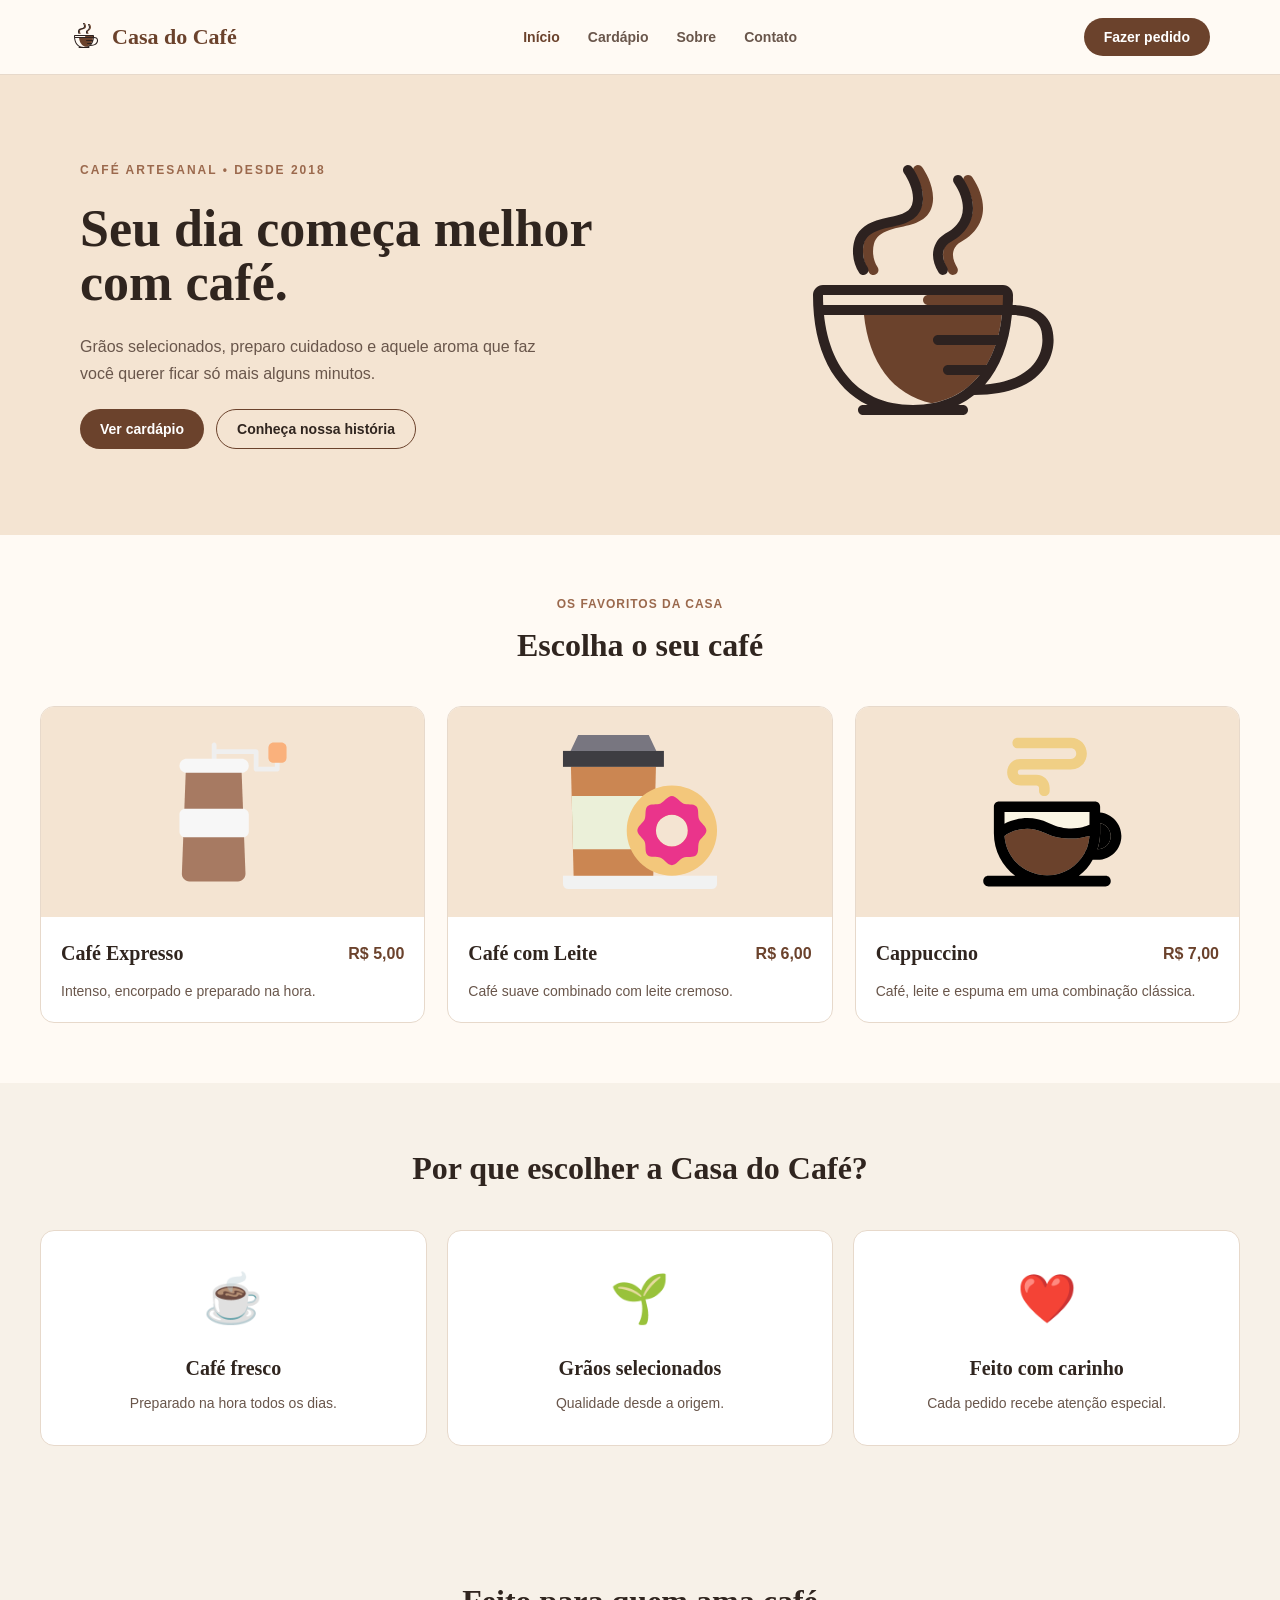
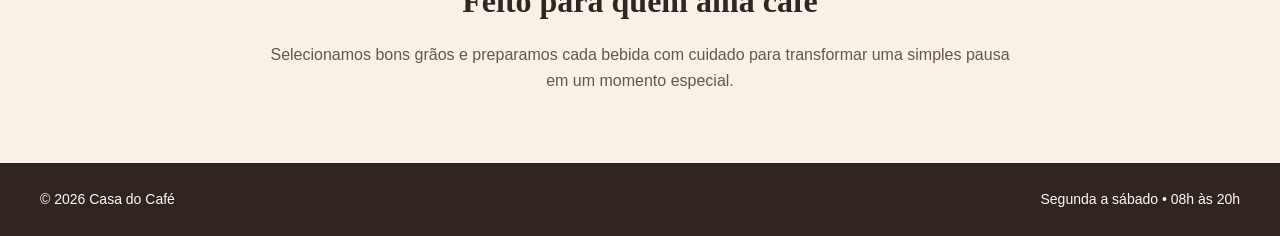
<file: Projezinho/index.html>
<!DOCTYPE html>
<html lang="pt-br">

<head>
    <meta charset="UTF-8">
    <meta name="viewport" content="width=device-width, initial-scale=1.0">

    <title>Casa do Café</title>

    <link rel="stylesheet" href="style.css">
</head>

<body>

    <!-- =========================
         HEADER
    ========================== -->

    <header>

        <div class="header-container">

            <div class="logo">
                <img src="images/logo.svg" alt="Logo da Casa do Café" class="logo-img">

                <span>Casa do Café</span>
            </div>


            <nav>
                <a href="index.html" class="inicio" aria-current="page">Início</a>
                <a href="pages/cardapio.html">Cardápio</a>
                <a href="pages/sobre.html">Sobre</a>
                <a href="pages/contato.html">Contato</a>
            </nav>


            <button class="pedido-button" onclick="window.location.href='pages/cardapio.html'">
                Fazer pedido
            </button>

        </div>

    </header>


    <!-- =========================
         CONTEÚDO PRINCIPAL
    ========================== -->

    <main>


        <!-- =========================
             HERO
        ========================== -->

        <section class="hero">

            <div class="hero-container">


                <!-- LADO ESQUERDO -->
                <div class="hero-content">

                    <p class="sub-hero">
                        CAFÉ ARTESANAL • DESDE 2018
                    </p>


                    <h1>
                        Seu dia começa melhor com café.
                    </h1>


                    <p class="hero-descricao">
                        Grãos selecionados, preparo cuidadoso
                        e aquele aroma que faz você querer ficar
                        só mais alguns minutos.
                    </p>


                    <div class="hero-buttons">

                        <button class="cardapio-button" onclick="window.location.href='pages/cardapio.html'">
                            Ver cardápio
                        </button>


                        <button class="sobre-button" onclick="window.location.href='pages/sobre.html'">
                            Conheça nossa história
                        </button>

                    </div>

                </div>


                <!-- LADO DIREITO -->
                <div class="hero-image">

                    <img src="images/logo.svg" alt="Xícara de café">

                </div>

            </div>

        </section>



        <!-- =========================
             PRODUTOS
        ========================== -->

        <section class="produtos" id="cardapio">

            <div class="produtos-container">


                <!-- TÍTULO DA SEÇÃO -->
                <div class="produtos-header">

                    <p class="sub-produtos">
                        OS FAVORITOS DA CASA
                    </p>


                    <h2>
                        Escolha o seu café
                    </h2>

                </div>


                <!-- GRID -->
                <div class="menu-grid">


                    <!-- CARD 1 -->
                    <article class="produto">

                        <div class="produto-imagem">

                            <img src="images/expresso.svg" alt="Café Expresso">

                        </div>


                        <div class="produto-info">

                            <div class="produto-header">

                                <h3>
                                    Café Expresso
                                </h3>

                                <p class="preco">
                                    R$ 5,00
                                </p>

                            </div>


                            <p class="descricao">
                                Intenso, encorpado e preparado na hora.
                            </p>

                        </div>

                    </article>



                    <!-- CARD 2 -->
                    <article class="produto">

                        <div class="produto-imagem">

                            <img src="images/cafe.svg" alt="Café com Leite">

                        </div>


                        <div class="produto-info">

                            <div class="produto-header">

                                <h3>
                                    Café com Leite
                                </h3>

                                <p class="preco">
                                    R$ 6,00
                                </p>

                            </div>


                            <p class="descricao">
                                Café suave combinado com leite cremoso.
                            </p>

                        </div>

                    </article>



                    <!-- CARD 3 -->
                    <article class="produto">

                        <div class="produto-imagem">

                            <img src="images/capuccino.svg" alt="Cappuccino">

                        </div>


                        <div class="produto-info">

                            <div class="produto-header">

                                <h3>
                                    Cappuccino
                                </h3>

                                <p class="preco">
                                    R$ 7,00
                                </p>

                            </div>


                            <p class="descricao">
                                Café, leite e espuma em uma
                                combinação clássica.
                            </p>

                        </div>

                    </article>

                </div>

            </div>

        </section>


        <!-- =========================
             BENEFÍCIOS
        ========================== -->
        <section class="beneficios">

            <h2>
                Por que escolher a Casa do Café?
            </h2>

            <div class="beneficios-grid">

                <article class="beneficio">

                    <div class="beneficio-icone">
                        ☕
                    </div>

                    <h3>
                        Café fresco
                    </h3>

                    <p>
                        Preparado na hora todos os dias.
                    </p>

                </article>


                <article class="beneficio">

                    <div class="beneficio-icone">
                        🌱
                    </div>

                    <h3>
                        Grãos selecionados
                    </h3>

                    <p>
                        Qualidade desde a origem.
                    </p>

                </article>


                <article class="beneficio">

                    <div class="beneficio-icone">
                        ❤️
                    </div>

                    <h3>
                        Feito com carinho
                    </h3>

                    <p>
                        Cada pedido recebe atenção especial.
                    </p>

                </article>

            </div>

        </section>

        <!-- =========================
             SOBRE
        ========================== -->

        <section class="sobre" id="sobre">

            <h2>
                Feito para quem ama café
            </h2>

            <p>
                Selecionamos bons grãos e preparamos cada bebida
                com cuidado para transformar uma simples pausa
                em um momento especial.
            </p>

        </section>

    </main>



    <!-- =========================
         FOOTER
    ========================== -->

    <footer id="contato">

        <p>
            © 2026 Casa do Café
        </p>

        <p>
            Segunda a sábado • 08h às 20h
        </p>

    </footer>

</body>

</html>
</file>
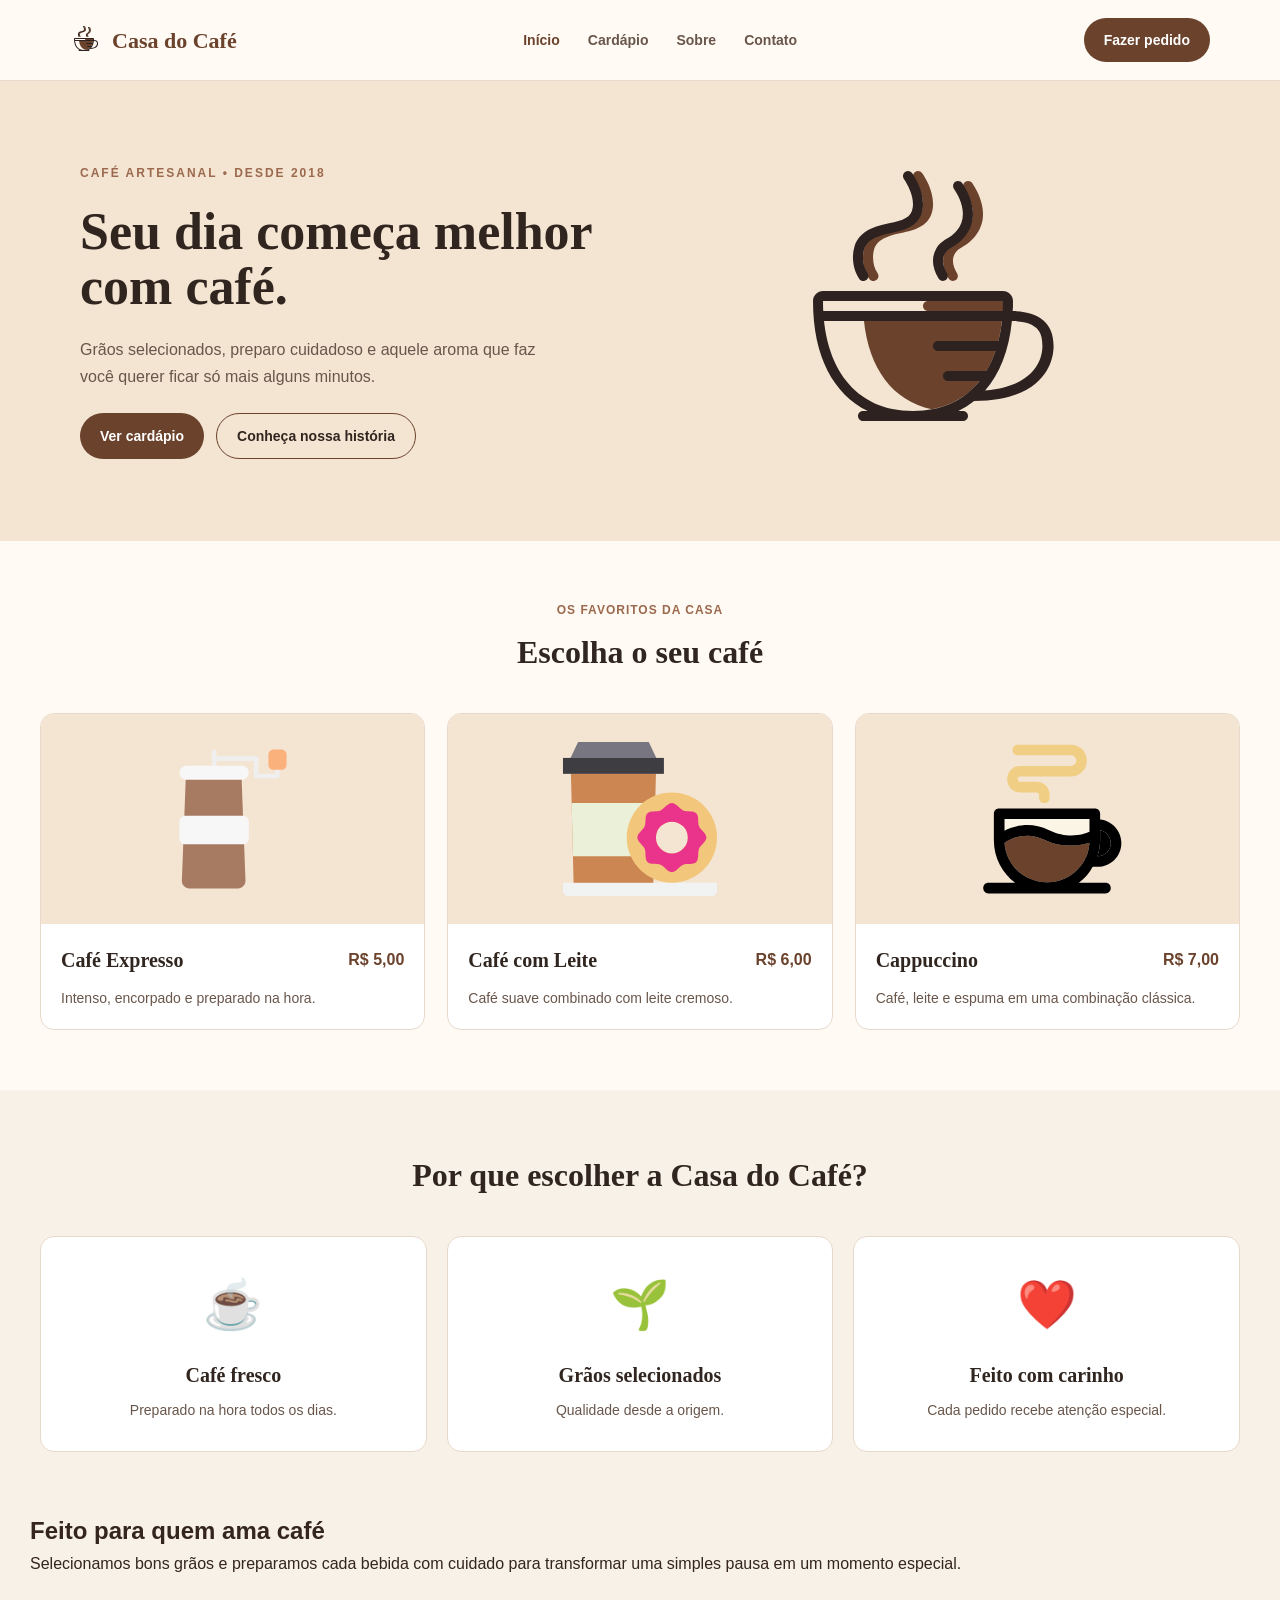
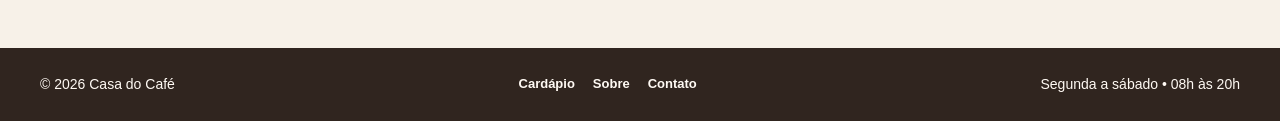
<file: Projezinho/CasaDoCafé/index.html>
<!DOCTYPE html>
<html lang="pt-BR">

<head>
    <meta charset="UTF-8">
    <meta name="viewport" content="width=device-width, initial-scale=1.0">

    <title>Casa do Café</title>

    <link rel="stylesheet" href="style.css">
</head>

<body>

    <!-- =========================
         HEADER
    ========================== -->

    <header>

        <div class="header-container">

            <div class="logo">
                <img src="images/logo.svg" alt="Logo da Casa do Café" class="logo-img">

                <span>Casa do Café</span>
            </div>


            <nav>
                <a href="index.html" class="inicio" aria-current="page">Início</a>
                <a href="pages/cardapio.html">Cardápio</a>
                <a href="pages/sobre.html">Sobre</a>
                <a href="pages/contato.html">Contato</a>
            </nav>


            <a class="pedido-button button-link" href="pages/cardapio.html">
                Fazer pedido
            </a>

        </div>

    </header>


    <!-- =========================
         CONTEÚDO PRINCIPAL
    ========================== -->

    <main>


        <!-- =========================
             HERO
        ========================== -->

        <section class="hero">

            <div class="hero-container">


                <!-- LADO ESQUERDO -->
                <div class="hero-content">

                    <p class="sub-hero">
                        CAFÉ ARTESANAL • DESDE 2018
                    </p>


                    <h1>
                        Seu dia começa melhor com café.
                    </h1>


                    <p class="hero-descricao">
                        Grãos selecionados, preparo cuidadoso
                        e aquele aroma que faz você querer ficar
                        só mais alguns minutos.
                    </p>


                    <div class="hero-buttons">

                        <a class="cardapio-button button-link" href="pages/cardapio.html">
                            Ver cardápio
                        </a>


                        <a class="sobre-button button-link" href="pages/sobre.html">
                            Conheça nossa história
                        </a>

                    </div>

                </div>


                <!-- LADO DIREITO -->
                <div class="hero-image">

                    <img src="images/logo.svg" alt="Xícara de café">

                </div>

            </div>

        </section>



        <!-- =========================
             PRODUTOS
        ========================== -->

        <section class="produtos" id="cardapio">

            <div class="produtos-container">


                <!-- TÍTULO DA SEÇÃO -->
                <div class="produtos-header">

                    <p class="sub-produtos">
                        OS FAVORITOS DA CASA
                    </p>


                    <h2>
                        Escolha o seu café
                    </h2>

                </div>


                <!-- GRID -->
                <div class="menu-grid">


                    <!-- CARD 1 -->
                    <article class="produto">

                        <div class="produto-imagem">

                            <img src="images/expresso.svg" alt="Café Expresso">

                        </div>


                        <div class="produto-info">

                            <div class="produto-header">

                                <h3>
                                    Café Expresso
                                </h3>

                                <p class="preco">
                                    R$ 5,00
                                </p>

                            </div>


                            <p class="descricao">
                                Intenso, encorpado e preparado na hora.
                            </p>

                        </div>

                    </article>



                    <!-- CARD 2 -->
                    <article class="produto">

                        <div class="produto-imagem">

                            <img src="images/cafe.svg" alt="Café com Leite">

                        </div>


                        <div class="produto-info">

                            <div class="produto-header">

                                <h3>
                                    Café com Leite
                                </h3>

                                <p class="preco">
                                    R$ 6,00
                                </p>

                            </div>


                            <p class="descricao">
                                Café suave combinado com leite cremoso.
                            </p>

                        </div>

                    </article>



                    <!-- CARD 3 -->
                    <article class="produto">

                        <div class="produto-imagem">

                            <img src="images/capuccino.svg" alt="Cappuccino">

                        </div>


                        <div class="produto-info">

                            <div class="produto-header">

                                <h3>
                                    Cappuccino
                                </h3>

                                <p class="preco">
                                    R$ 7,00
                                </p>

                            </div>


                            <p class="descricao">
                                Café, leite e espuma em uma
                                combinação clássica.
                            </p>

                        </div>

                    </article>

                </div>

            </div>

        </section>


        <!-- =========================
             BENEFÍCIOS
        ========================== -->
        <section class="beneficios">

            <h2>
                Por que escolher a Casa do Café?
            </h2>

            <div class="beneficios-grid">

                <article class="beneficio">

                    <div class="beneficio-icone">
                        ☕
                    </div>

                    <h3>
                        Café fresco
                    </h3>

                    <p>
                        Preparado na hora todos os dias.
                    </p>

                </article>


                <article class="beneficio">

                    <div class="beneficio-icone">
                        🌱
                    </div>

                    <h3>
                        Grãos selecionados
                    </h3>

                    <p>
                        Qualidade desde a origem.
                    </p>

                </article>


                <article class="beneficio">

                    <div class="beneficio-icone">
                        ❤️
                    </div>

                    <h3>
                        Feito com carinho
                    </h3>

                    <p>
                        Cada pedido recebe atenção especial.
                    </p>

                </article>

            </div>

        </section>

        <!-- =========================
             SOBRE
        ========================== -->

        <section class="sobre" id="sobre">

            <h2>
                Feito para quem ama café
            </h2>

            <p>
                Selecionamos bons grãos e preparamos cada bebida
                com cuidado para transformar uma simples pausa
                em um momento especial.
            </p>

        </section>

    </main>



    <!-- =========================
         FOOTER
    ========================== -->

    <footer>

        <p>
            © 2026 Casa do Café
        </p>

        <nav aria-label="Links do rodapé">
            <a href="pages/cardapio.html">Cardápio</a>
            <a href="pages/sobre.html">Sobre</a>
            <a href="pages/contato.html">Contato</a>
        </nav>

        <p>
            Segunda a sábado • 08h às 20h
        </p>

    </footer>

</body>

</html>
</file>
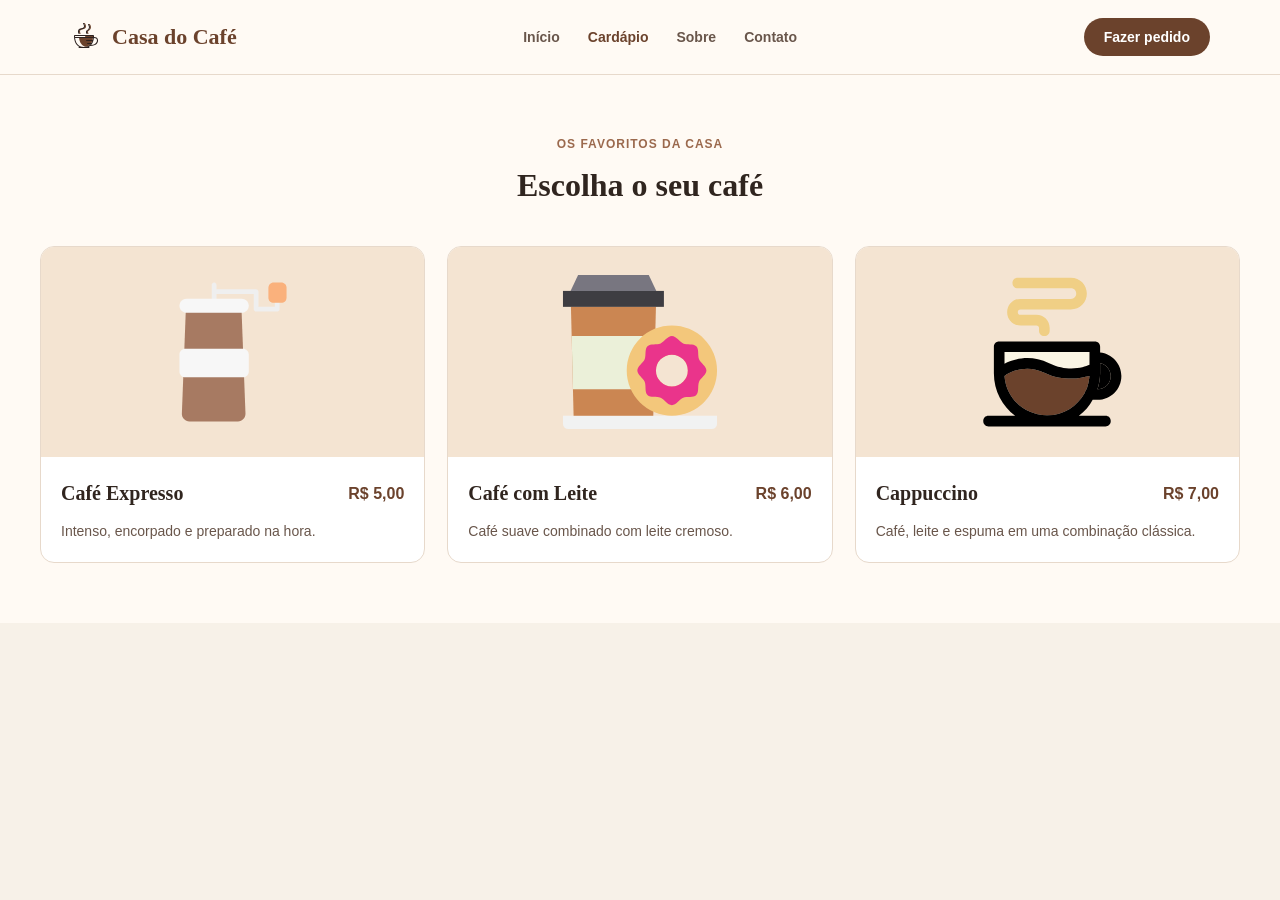
<file: Projezinho/pages/cardapio.html>
<!DOCTYPE html>
<html lang="pt-BR">

<head>
    <meta charset="UTF-8">
    <meta name="viewport" content="width=device-width, initial-scale=1.0">
    <title>Cardápio | Casa do Café</title>
    <link rel="stylesheet" href="../style.css">
</head>

<body>

    <!-- =========================
         HEADER
    ========================== -->

    <header>

        <div class="header-container">

            <div class="logo">
                <img src="../images/logo.svg" alt="Logo da Casa do Café" class="logo-img">

                <span>Casa do Café</span>
            </div>


            <nav>
                <a href="../index.html">Início</a>
                <a href="cardapio.html" aria-current="page">Cardápio</a>
                <a href="sobre.html">Sobre</a>
                <a href="contato.html">Contato</a>
            </nav>


            <button class="pedido-button" onclick="window.location.href='cardapio.html'">
                Fazer pedido
            </button>

        </div>

    </header>
    <!-- =========================
             PRODUTOS
        ========================== -->

    <section class="produtos" id="cardapio">

        <div class="produtos-container">


            <!-- TÍTULO DA SEÇÃO -->
            <div class="produtos-header">

                <p class="sub-produtos">
                    OS FAVORITOS DA CASA
                </p>


                <h2>
                    Escolha o seu café
                </h2>

            </div>


            <!-- GRID -->
            <div class="menu-grid">


                <!-- CARD 1 -->
                <article class="produto">

                    <div class="produto-imagem">

                        <img src="../images/expresso.svg" alt="Café Expresso">

                    </div>


                    <div class="produto-info">

                        <div class="produto-header">

                            <h3>
                                Café Expresso
                            </h3>

                            <p class="preco">
                                R$ 5,00
                            </p>

                        </div>


                        <p class="descricao">
                            Intenso, encorpado e preparado na hora.
                        </p>

                    </div>

                </article>



                <!-- CARD 2 -->
                <article class="produto">

                    <div class="produto-imagem">

                        <img src="../images/cafe.svg" alt="Café com Leite">

                    </div>


                    <div class="produto-info">

                        <div class="produto-header">

                            <h3>
                                Café com Leite
                            </h3>

                            <p class="preco">
                                R$ 6,00
                            </p>

                        </div>


                        <p class="descricao">
                            Café suave combinado com leite cremoso.
                        </p>

                    </div>

                </article>



                <!-- CARD 3 -->
                <article class="produto">

                    <div class="produto-imagem">

                        <img src="../images/capuccino.svg" alt="Cappuccino">

                    </div>


                    <div class="produto-info">

                        <div class="produto-header">

                            <h3>
                                Cappuccino
                            </h3>

                            <p class="preco">
                                R$ 7,00
                            </p>

                        </div>


                        <p class="descricao">
                            Café, leite e espuma em uma
                            combinação clássica.
                        </p>

                    </div>

                </article>

            </div>

        </div>

    </section>

</body>

</html>
</file>
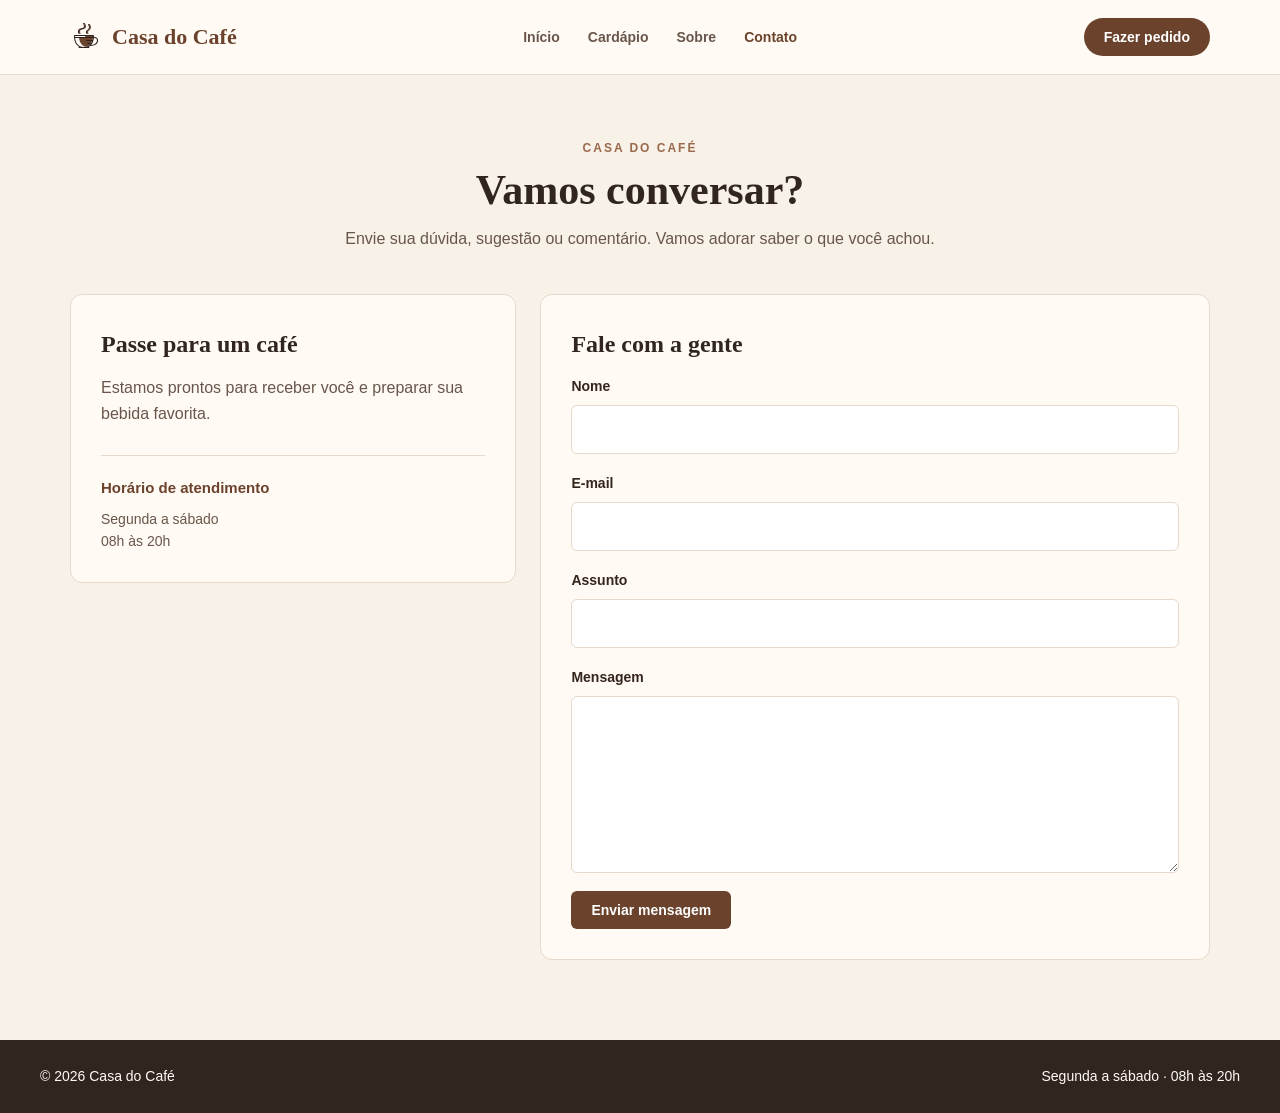
<file: Projezinho/pages/contato.html>
<!DOCTYPE html>
<html lang="pt-BR">

<head>
	<meta charset="UTF-8">
	<meta name="viewport" content="width=device-width, initial-scale=1.0">
	<meta name="description" content="Entre em contato com a Casa do Café.">
	<title>Contato | Casa do Café</title>
	<link rel="stylesheet" href="../style.css">
</head>

<body>
	<header>
		<div class="header-container">
			<div class="logo">
				<img src="../images/logo.svg" alt="" class="logo-img">
				<span>Casa do Café</span>
			</div>

			<nav aria-label="Navegação principal">
				<a href="../index.html">Início</a>
				<a href="cardapio.html">Cardápio</a>
				<a href="sobre.html">Sobre</a>
				<a href="contato.html" aria-current="page">Contato</a>
			</nav>

			<button class="pedido-button" type="button" onclick="window.location.href='cardapio.html'">
				Fazer pedido
			</button>
		</div>
	</header>

	<main class="contato-page">
		<section class="contato-intro">
			<p class="sub-hero">CASA DO CAFÉ</p>
			<h1>Vamos conversar?</h1>
			<p>Envie sua dúvida, sugestão ou comentário. Vamos adorar saber o que você achou.</p>
		</section>

		<div class="contato-layout">
			<section class="contato-info" aria-labelledby="contato-info-titulo">
				<h2 id="contato-info-titulo">Passe para um café</h2>
				<p>Estamos prontos para receber você e preparar sua bebida favorita.</p>

				<div class="contato-horario">
					<h3>Horário de atendimento</h3>
					<p>Segunda a sábado</p>
					<p>08h às 20h</p>
				</div>
			</section>

			<section class="contato-formulario" aria-labelledby="formulario-titulo">
				<h2 id="formulario-titulo">Fale com a gente</h2>
				<form action="#" method="post">
					<div class="campo-contato">
						<label for="nome">Nome</label>
						<input type="text" id="nome" name="nome" autocomplete="name" required>
					</div>

					<div class="campo-contato">
						<label for="email">E-mail</label>
						<input type="email" id="email" name="email" autocomplete="email" required>
					</div>

					<div class="campo-contato">
						<label for="assunto">Assunto</label>
						<input type="text" id="assunto" name="assunto" required>
					</div>

					<div class="campo-contato">
						<label for="mensagem">Mensagem</label>
						<textarea id="mensagem" name="mensagem" rows="6" required></textarea>
					</div>

					<button class="contato-enviar" type="submit">Enviar mensagem</button>
				</form>
			</section>
		</div>
	</main>

	<footer>
		<p>&copy; 2026 Casa do Café</p>
		<p>Segunda a sábado · 08h às 20h</p>
	</footer>
</body>

</html>
</file>
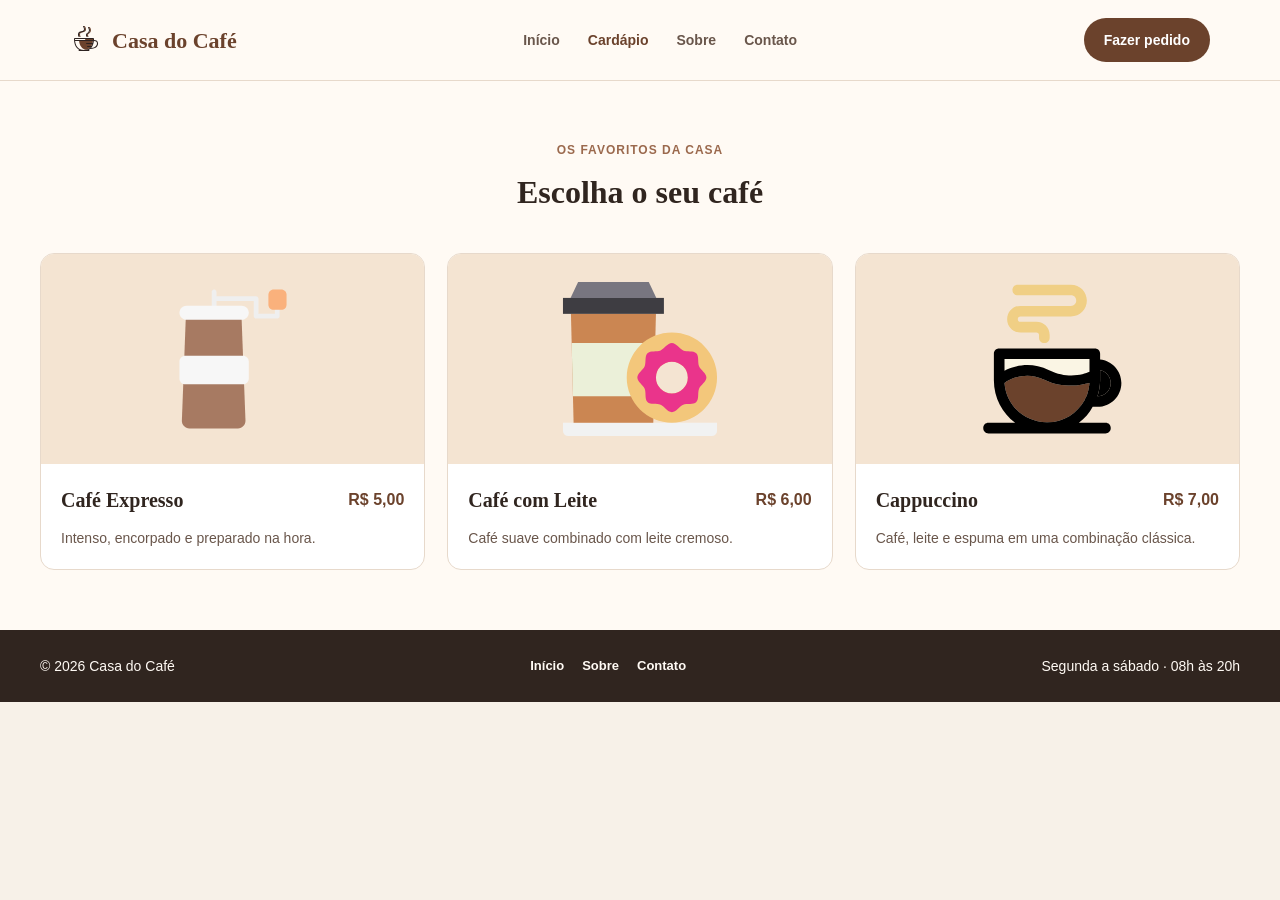
<file: Projezinho/CasaDoCafé/pages/cardapio.html>
<!DOCTYPE html>
<html lang="pt-BR">

<head>
    <meta charset="UTF-8">
    <meta name="viewport" content="width=device-width, initial-scale=1.0">
    <title>Cardápio | Casa do Café</title>
    <link rel="stylesheet" href="../style.css">
</head>

<body>

    <!-- =========================
         HEADER
    ========================== -->

    <header>

        <div class="header-container">

            <div class="logo">
                <img src="../images/logo.svg" alt="Logo da Casa do Café" class="logo-img">

                <span>Casa do Café</span>
            </div>


            <nav>
                <a href="../index.html">Início</a>
                <a href="cardapio.html" aria-current="page">Cardápio</a>
                <a href="sobre.html">Sobre</a>
                <a href="contato.html">Contato</a>
            </nav>


            <a class="pedido-button button-link" href="#cardapio">
                Fazer pedido
            </a>

        </div>

    </header>
    <!-- =========================
             PRODUTOS
        ========================== -->

    <main>
    <section class="produtos" id="cardapio">

        <div class="produtos-container">


            <!-- TÍTULO DA SEÇÃO -->
            <div class="produtos-header">

                <p class="sub-produtos">
                    OS FAVORITOS DA CASA
                </p>


                <h2>
                    Escolha o seu café
                </h2>

            </div>


            <!-- GRID -->
            <div class="menu-grid">


                <!-- CARD 1 -->
                <article class="produto">

                    <div class="produto-imagem">

                        <img src="../images/expresso.svg" alt="Café Expresso">

                    </div>


                    <div class="produto-info">

                        <div class="produto-header">

                            <h3>
                                Café Expresso
                            </h3>

                            <p class="preco">
                                R$ 5,00
                            </p>

                        </div>


                        <p class="descricao">
                            Intenso, encorpado e preparado na hora.
                        </p>

                    </div>

                </article>



                <!-- CARD 2 -->
                <article class="produto">

                    <div class="produto-imagem">

                        <img src="../images/cafe.svg" alt="Café com Leite">

                    </div>


                    <div class="produto-info">

                        <div class="produto-header">

                            <h3>
                                Café com Leite
                            </h3>

                            <p class="preco">
                                R$ 6,00
                            </p>

                        </div>


                        <p class="descricao">
                            Café suave combinado com leite cremoso.
                        </p>

                    </div>

                </article>



                <!-- CARD 3 -->
                <article class="produto">

                    <div class="produto-imagem">

                        <img src="../images/capuccino.svg" alt="Cappuccino">

                    </div>


                    <div class="produto-info">

                        <div class="produto-header">

                            <h3>
                                Cappuccino
                            </h3>

                            <p class="preco">
                                R$ 7,00
                            </p>

                        </div>


                        <p class="descricao">
                            Café, leite e espuma em uma
                            combinação clássica.
                        </p>

                    </div>

                </article>

            </div>

        </div>

    </section>
    </main>

    <footer>
        <p>&copy; 2026 Casa do Café</p>
        <nav aria-label="Links do rodapé">
            <a href="../index.html">Início</a>
            <a href="sobre.html">Sobre</a>
            <a href="contato.html">Contato</a>
        </nav>
        <p>Segunda a sábado · 08h às 20h</p>
    </footer>

</body>

</html>
</file>
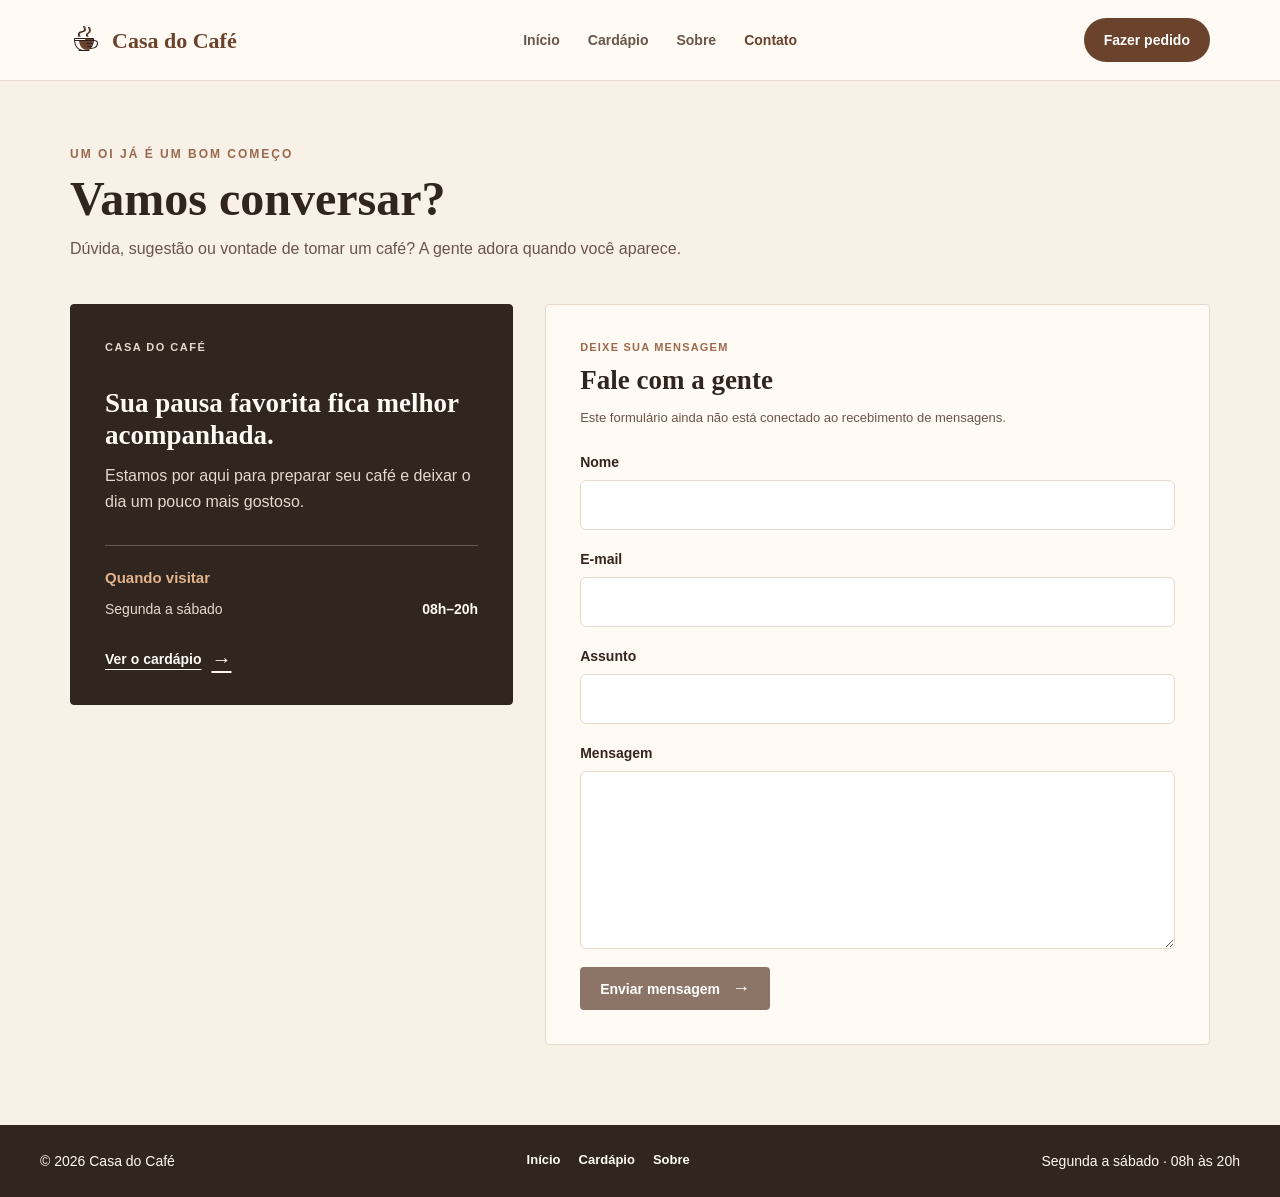
<file: Projezinho/CasaDoCafé/pages/contato.html>
<!DOCTYPE html>
<html lang="pt-BR">

<head>
	<meta charset="UTF-8">
	<meta name="viewport" content="width=device-width, initial-scale=1.0">
	<meta name="description" content="Entre em contato com a Casa do Café.">
	<title>Contato | Casa do Café</title>
	<link rel="stylesheet" href="../style.css">
</head>

<body>
	<header>
		<div class="header-container">
			<div class="logo">
				<img src="../images/logo.svg" alt="" class="logo-img">
				<span>Casa do Café</span>
			</div>

			<nav aria-label="Navegação principal">
				<a href="../index.html">Início</a>
				<a href="cardapio.html">Cardápio</a>
				<a href="sobre.html">Sobre</a>
				<a href="contato.html" aria-current="page">Contato</a>
			</nav>

			<a class="pedido-button button-link" href="cardapio.html">
				Fazer pedido
			</a>
		</div>
	</header>

	<main class="contato-page">
		<section class="contato-intro" aria-labelledby="contato-titulo">
			<p class="sub-hero">UM OI JÁ É UM BOM COMEÇO</p>
			<h1 id="contato-titulo">Vamos conversar?</h1>
			<p>Dúvida, sugestão ou vontade de tomar um café? A gente adora quando você aparece.</p>
		</section>

		<div class="contato-layout">
			<section class="contato-info" aria-labelledby="contato-info-titulo">
				<p class="contato-selo">CASA DO CAFÉ</p>
				<h2 id="contato-info-titulo">Sua pausa favorita fica melhor acompanhada.</h2>
				<p>Estamos por aqui para preparar seu café e deixar o dia um pouco mais gostoso.</p>

				<div class="contato-horario">
					<div>
						<h3>Quando visitar</h3>
						<p>Segunda a sábado</p>
					</div>
					<strong>08h–20h</strong>
				</div>
				<a class="contato-cardapio" href="cardapio.html">Ver o cardápio <span aria-hidden="true">→</span></a>
			</section>

			<section class="contato-formulario" aria-labelledby="formulario-titulo">
				<p class="eyebrow">DEIXE SUA MENSAGEM</p>
				<h2 id="formulario-titulo">Fale com a gente</h2>
				<p class="formulario-aviso" id="formulario-aviso">Este formulário ainda não está conectado ao recebimento de mensagens.</p>
				<form action="#" method="post">
					<div class="campo-contato">
						<label for="nome">Nome</label>
						<input type="text" id="nome" name="nome" autocomplete="name" required>
					</div>

					<div class="campo-contato">
						<label for="email">E-mail</label>
						<input type="email" id="email" name="email" autocomplete="email" required>
					</div>

					<div class="campo-contato">
						<label for="assunto">Assunto</label>
						<input type="text" id="assunto" name="assunto" required>
					</div>

					<div class="campo-contato">
						<label for="mensagem">Mensagem</label>
						<textarea id="mensagem" name="mensagem" rows="6" required></textarea>
					</div>

					<button class="contato-enviar" type="submit" aria-describedby="formulario-aviso" disabled>Enviar mensagem <span aria-hidden="true">→</span></button>
				</form>
			</section>
		</div>
	</main>

	<footer>
		<p>&copy; 2026 Casa do Café</p>
		<nav aria-label="Links do rodapé">
			<a href="../index.html">Início</a>
			<a href="cardapio.html">Cardápio</a>
			<a href="sobre.html">Sobre</a>
		</nav>
		<p>Segunda a sábado · 08h às 20h</p>
	</footer>
</body>

</html>
</file>
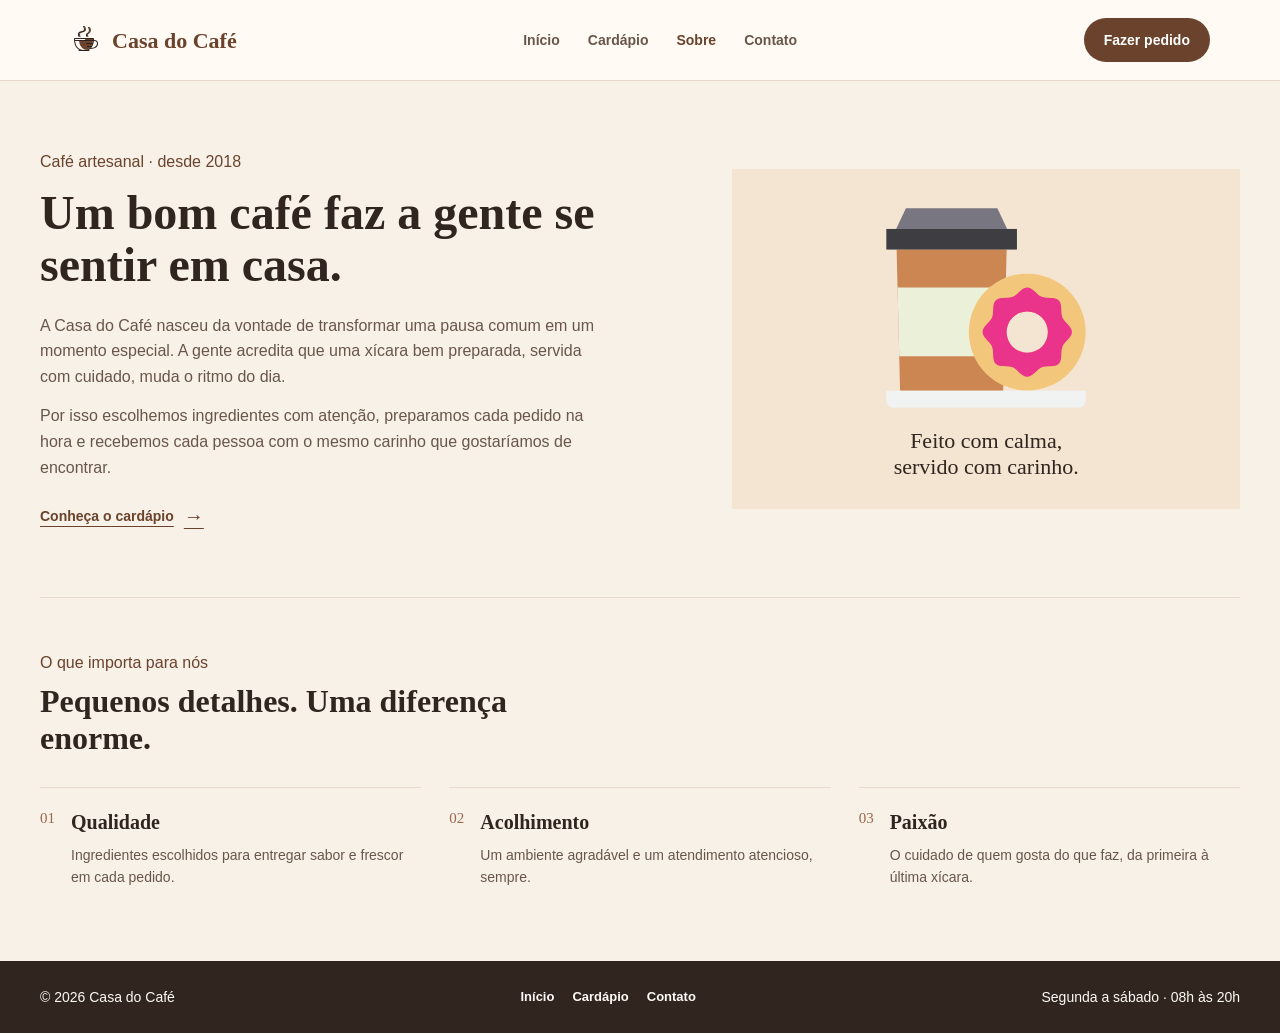
<file: Projezinho/CasaDoCafé/pages/sobre.html>
<!DOCTYPE html>
<html lang="pt-BR">

<head>
    <meta charset="UTF-8">
    <meta name="viewport" content="width=device-width, initial-scale=1.0">
    <title>Sobre | Casa do Café</title>
    <link rel="stylesheet" href="../style.css">
</head>

<body>

    <!-- =========================
         HEADER
    ========================== -->

    <header>

        <div class="header-container">

            <div class="logo">
                <img src="../images/logo.svg" alt="Logo da Casa do Café" class="logo-img">

                <span>Casa do Café</span>
            </div>


            <nav>
                <a href="../index.html">Início</a>
                <a href="cardapio.html">Cardápio</a>
                <a href="sobre.html" aria-current="page">Sobre</a>
                <a href="contato.html">Contato</a>
            </nav>


            <a class="pedido-button button-link" href="cardapio.html">
                Fazer pedido
            </a>

        </div>

    </header>

    <main class="sobre">
        <section class="sobre-hero" aria-labelledby="sobre-titulo">
            <div class="sobre-texto">
                <p class="eyebrow">Café artesanal · desde 2018</p>
                <h1 id="sobre-titulo">Um bom café faz a gente se sentir em casa.</h1>
                <p>
                    A Casa do Café nasceu da vontade de transformar uma pausa comum em um momento
                    especial. A gente acredita que uma xícara bem preparada, servida com cuidado,
                    muda o ritmo do dia.
                </p>
                <p>
                    Por isso escolhemos ingredientes com atenção, preparamos cada pedido na hora e
                    recebemos cada pessoa com o mesmo carinho que gostaríamos de encontrar.
                </p>
                <a class="sobre-link" href="cardapio.html">Conheça o cardápio <span aria-hidden="true">→</span></a>
            </div>

            <div class="sobre-imagem">
                <img src="../images/cafe.svg" alt="Ilustração de uma caneca de café com leite" class="sobre-cafe">
                <p>Feito com calma,<br>servido com carinho.</p>
            </div>
        </section>

        <section class="valores" aria-labelledby="valores-titulo">
            <div class="valores-cabecalho">
                <p class="eyebrow">O que importa para nós</p>
                <h2 id="valores-titulo">Pequenos detalhes. Uma diferença enorme.</h2>
            </div>
            <div class="valores-lista">
                <article class="valor-card">
                    <span class="valor-numero" aria-hidden="true">01</span>
                    <div>
                        <h3>Qualidade</h3>
                        <p>Ingredientes escolhidos para entregar sabor e frescor em cada pedido.</p>
                    </div>
                </article>
                <article class="valor-card">
                    <span class="valor-numero" aria-hidden="true">02</span>
                    <div>
                        <h3>Acolhimento</h3>
                        <p>Um ambiente agradável e um atendimento atencioso, sempre.</p>
                    </div>
                </article>
                <article class="valor-card">
                    <span class="valor-numero" aria-hidden="true">03</span>
                    <div>
                        <h3>Paixão</h3>
                        <p>O cuidado de quem gosta do que faz, da primeira à última xícara.</p>
                    </div>
                </article>
            </div>
        </section>
    </main>

    <footer>
        <p>&copy; 2026 Casa do Café</p>
        <nav aria-label="Links do rodapé">
            <a href="../index.html">Início</a>
            <a href="cardapio.html">Cardápio</a>
            <a href="contato.html">Contato</a>
        </nav>
        <p>Segunda a sábado · 08h às 20h</p>
    </footer>

</body>

</html>
</file>
<file: Projezinho/style.css>
/* =========================================
   RESET
========================================= */

* {
    margin: 0;
    padding: 0;
    box-sizing: border-box;
}


/* =========================================
   CORES
========================================= */

:root {

    --bg-main: #f7f1e8;
    --bg-light: #fffaf4;
    --bg-hero: #f4e4d2;

    --brown-dark: #30251f;
    --brown: #6b422c;
    --brown-light: #9b694d;

    --text-main: #34251d;
    --text-secondary: #69564b;

    --border: #e7d9cb;

    --white: #ffffff;
}


/* =========================================
   BODY
========================================= */

body {

    font-family: Arial, Helvetica, sans-serif;

    background-color: var(--bg-main);

    color: var(--text-main);

    line-height: 1.6;
}


/* =========================================
   HEADER
========================================= */

header {

    background-color: var(--bg-light);

    border-bottom: 1px solid var(--border);
}


/*
    Container interno.

    max-width impede o conteúdo
    de ficar espalhado demais em telas grandes.
*/

.header-container {

    max-width: 1200px;

    margin: 0 auto;

    padding: 18px 30px;


    display: flex;

    justify-content: space-between;

    align-items: center;

    gap: 30px;
}


/* =========================================
   LOGO
========================================= */

.logo {

    display: flex;

    align-items: center;

    gap: 10px;


    font-family: Georgia, serif;

    font-size: 22px;

    font-weight: bold;

    color: var(--brown);
}


.logo-img {

    width: 32px;

    height: 32px;
}


/* =========================================
   MENU
========================================= */

nav {

    display: flex;

    align-items: center;

    gap: 28px;
}


nav a {

    text-decoration: none;

    color: var(--text-secondary);

    font-size: 14px;

    font-weight: bold;

    transition: color 0.2s ease;
}


nav a:hover {

    color: var(--brown);
}


nav a[aria-current="page"] {

    color: var(--brown);
}


/* =========================================
   BOTÕES
========================================= */

button {

    font-family: inherit;

    font-size: 14px;

    font-weight: bold;


    padding: 11px 20px;


    border: none;

    border-radius: 30px;


    cursor: pointer;


    transition:
        background-color 0.2s ease,
        color 0.2s ease,
        transform 0.2s ease;
}


button:hover {

    transform: translateY(-2px);
}


/* botão do header */

.pedido-button {

    background-color: var(--brown);

    color: var(--white);
}


.pedido-button:hover {

    background-color: var(--brown-dark);
}


/* =========================================
   HERO
========================================= */

.hero {

    background-color: var(--bg-hero);
}


/*
    O HERO possui dois filhos:

    .hero-content
    .hero-image

    Por isso usamos flex em linha.
*/

.hero-container {

    max-width: 1200px;

    margin: 0 auto;


    padding: 70px 40px;


    display: flex;

    justify-content: space-between;

    align-items: center;

    gap: 50px;
}


/* =========================================
   CONTEÚDO DO HERO
========================================= */

.hero-content {

    width: 50%;


    display: flex;

    flex-direction: column;

    align-items: flex-start;

    gap: 22px;
}


.sub-hero {

    color: var(--brown-light);

    font-size: 12px;

    font-weight: bold;

    letter-spacing: 2px;
}


.hero h1 {

    font-family: Georgia, serif;

    font-size: 52px;

    line-height: 1.05;

    color: var(--brown-dark);

    max-width: 520px;
}


.hero-descricao {

    max-width: 470px;

    color: var(--text-secondary);

    font-size: 16px;

    line-height: 1.7;
}


/* =========================================
   BOTÕES DO HERO
========================================= */

.hero-buttons {

    display: flex;

    gap: 12px;

    flex-wrap: wrap;
}


.cardapio-button {

    background-color: var(--brown);

    color: var(--white);
}


.cardapio-button:hover {

    background-color: var(--brown-dark);
}


.sobre-button {

    background-color: transparent;

    color: var(--brown-dark);

    border: 1px solid var(--brown);
}


.sobre-button:hover {

    background-color: var(--brown);

    color: var(--white);
}


/* =========================================
   IMAGEM DO HERO
========================================= */

.hero-image {

    width: 50%;


    display: flex;

    justify-content: center;

    align-items: center;
}


/*
    ESSA PARTE resolve o problema
    da imagem enorme.
*/

.hero-image img {

    width: 320px;

    max-width: 100%;

    height: auto;
}


/* =========================================
   PRODUTOS
========================================= */

.produtos {

    background-color: var(--bg-light);

    padding: 60px 30px;
}


.produtos-container {

    max-width: 1200px;

    margin: 0 auto;
}


/* =========================================
   TÍTULO DOS PRODUTOS
========================================= */

.produtos-header {

    text-align: center;

    margin-bottom: 35px;
}


.sub-produtos {

    color: var(--brown-light);

    font-size: 12px;

    font-weight: bold;

    letter-spacing: 1px;

    margin-bottom: 6px;
}


.produtos-header h2 {

    font-family: Georgia, serif;

    font-size: 32px;

    color: var(--brown-dark);
}


/* =========================================
   GRID
========================================= */

.menu-grid {

    display: grid;


    /*
        Cria cards responsivos.

        Cada card tem mínimo de 280px.
    */

    grid-template-columns:
        repeat(auto-fit,
            minmax(280px, 1fr));


    gap: 22px;
}


/* =========================================
   CARD
========================================= */

.produto {

    background-color: var(--white);


    border: 1px solid var(--border);

    border-radius: 14px;


    overflow: hidden;


    display: flex;

    flex-direction: column;


    transition:
        transform 0.2s ease,
        box-shadow 0.2s ease;
}


.produto:hover {

    transform: translateY(-5px);

    box-shadow:
        0 8px 20px rgba(48, 37, 31, 0.12);
}


/* =========================================
   IMAGEM DO CARD
========================================= */

.produto-imagem {

    width: 100%;

    height: 210px;


    background-color: var(--bg-hero);


    display: flex;

    justify-content: center;

    align-items: center;


    overflow: hidden;
}


.produto-imagem img {

    width: 100%;

    height: 100%;


    object-fit: contain;


    padding: 20px;
}


/*
    Para foto real, normalmente usaríamos:

    object-fit: cover;

    Mas seus arquivos são SVGs/ilustrações,
    então contain funciona melhor.
*/


/* =========================================
   CONTEÚDO DO CARD
========================================= */

.produto-info {

    padding: 20px;


    display: flex;

    flex-direction: column;

    gap: 12px;


    flex: 1;
}


/* =========================================
   NOME + PREÇO
========================================= */

.produto-header {

    display: flex;

    justify-content: space-between;

    align-items: center;

    gap: 15px;
}


.produto-header h3 {

    font-family: Georgia, serif;

    font-size: 20px;

    color: var(--brown-dark);
}


.preco {

    color: var(--brown);

    font-weight: bold;

    white-space: nowrap;
}


/* =========================================
   DESCRIÇÃO
========================================= */

.descricao {

    color: var(--text-secondary);

    font-size: 14px;

    line-height: 1.5;
}


/* =========================================
   BENEFÍCIOS
========================================= */

.beneficios {
    padding: 60px 30px;
    text-align: center;
    background-color: var(--bg-main);
}

.beneficios h2 {
    font-family: Georgia, serif;
    font-size: 32px;
    color: var(--brown-dark);
    margin-bottom: 35px;
}

.beneficios-grid {
    max-width: 1200px;
    margin: 0 auto;

    display: grid;
    grid-template-columns: repeat(3, 1fr);
    gap: 20px;
}

.beneficio {
    background-color: var(--white);

    padding: 30px 20px;

    border: 1px solid var(--border);
    border-radius: 14px;
}

.beneficio-icone {
    font-size: 48px;
    margin-bottom: 15px;
}

.beneficio h3 {
    font-family: Georgia, serif;
    color: var(--brown-dark);
    font-size: 20px;
    margin-bottom: 8px;
}

.beneficio p {
    color: var(--text-secondary);
    font-size: 14px;
}


/* =========================================
   SOBRE
========================================= */

.sobre {

    max-width: 800px;

    margin: 0 auto;

    padding: 70px 30px;

    text-align: center;
}


.sobre h2 {

    font-family: Georgia, serif;

    font-size: 32px;

    color: var(--brown-dark);

    margin-bottom: 15px;
}


.sobre p {

    color: var(--text-secondary);
}


/* =========================================
   CONTATO
========================================= */

.contato-page {
    max-width: 1200px;
    margin: 0 auto;
    padding: 64px 30px 80px;
}

.contato-intro {
    max-width: 640px;
    margin: 0 auto 42px;
    text-align: center;
}

.contato-intro h1 {
    margin: 8px 0 12px;
    color: var(--brown-dark);
    font-family: Georgia, serif;
    font-size: 42px;
    line-height: 1.15;
}

.contato-intro > p:last-child,
.contato-info > p {
    color: var(--text-secondary);
}

.contato-layout {
    display: grid;
    grid-template-columns: minmax(240px, 0.8fr) minmax(0, 1.2fr);
    gap: 24px;
    align-items: start;
}

.contato-info,
.contato-formulario {
    padding: 30px;
    border: 1px solid var(--border);
    border-radius: 12px;
    background-color: var(--bg-light);
}

.contato-info h2,
.contato-formulario h2 {
    margin-bottom: 12px;
    color: var(--brown-dark);
    font-family: Georgia, serif;
    font-size: 24px;
}

.contato-info > p {
    margin-bottom: 28px;
}

.contato-horario {
    padding-top: 20px;
    border-top: 1px solid var(--border);
}

.contato-horario h3 {
    margin-bottom: 8px;
    color: var(--brown);
    font-size: 15px;
}

.contato-horario p {
    color: var(--text-secondary);
    font-size: 14px;
}

.contato-formulario form {
    display: grid;
    gap: 18px;
}

.campo-contato {
    display: grid;
    gap: 7px;
}

.campo-contato label {
    color: var(--text-main);
    font-size: 14px;
    font-weight: bold;
}

.campo-contato input,
.campo-contato textarea {
    width: 100%;
    padding: 11px 12px;
    border: 1px solid var(--border);
    border-radius: 6px;
    background-color: var(--white);
    color: var(--text-main);
    font: inherit;
}

.campo-contato textarea {
    min-height: 150px;
    resize: vertical;
}

.campo-contato input:focus,
.campo-contato textarea:focus {
    outline: 2px solid var(--brown-light);
    outline-offset: 2px;
}

.contato-enviar {
    justify-self: start;
    border-radius: 6px;
    background-color: var(--brown);
    color: var(--white);
}

.contato-enviar:hover {
    background-color: var(--brown-dark);
}


/* =========================================
   FOOTER
========================================= */

footer {

    background-color: var(--brown-dark);

    color: var(--bg-light);


    padding: 25px 40px;


    display: flex;

    justify-content: space-between;

    align-items: center;


    gap: 20px;


    font-size: 14px;
}


/* =========================================
   RESPONSIVIDADE
========================================= */

@media (max-width: 800px) {


    /* HEADER */

    .header-container {

        flex-direction: column;

        gap: 15px;
    }


    nav {

        flex-wrap: wrap;

        justify-content: center;

        gap: 15px;
    }


    /* HERO */

    .hero-container {

        flex-direction: column;

        padding: 50px 25px;
    }


    .hero-content {

        width: 100%;

        align-items: center;

        text-align: center;
    }


    .hero h1 {

        font-size: 40px;
    }


    .hero-image {

        width: 100%;
    }


    .hero-image img {

        width: 220px;
    }


    /* BOTÕES */

    .hero-buttons {

        justify-content: center;
    }


    /* PRODUTOS */

    .produtos {

        padding: 45px 20px;
    }

    .beneficios-grid {
        grid-template-columns: 1fr;
    }

    .contato-page {
        padding: 48px 20px 60px;
    }

    .contato-layout {
        grid-template-columns: 1fr;
    }

    .contato-intro h1 {
        font-size: 36px;
    }

    .contato-info,
    .contato-formulario {
        padding: 24px;
    }

    /* FOOTER */

    footer {

        flex-direction: column;

        text-align: center;
    }

}

@media (max-width: 600px) {

    .hero h1 {
        font-size: 32px;
    }

    .hero-buttons {
        width: 100%;
        flex-direction: column;
    }

    .hero-buttons button {
        width: 100%;
    }
}
</file>
<file: Projezinho/CasaDoCafé/style.css>
/* =========================================
   RESET
========================================= */

* {
    margin: 0;
    padding: 0;
    box-sizing: border-box;
}


/* =========================================
   CORES
========================================= */

:root {

    --bg-main: #f7f1e8;
    --bg-light: #fffaf4;
    --bg-hero: #f4e4d2;

    --brown-dark: #30251f;
    --brown: #6b422c;
    --brown-light: #9b694d;

    --text-main: #34251d;
    --text-secondary: #69564b;

    --border: #e7d9cb;

    --white: #ffffff;
}


/* =========================================
   BODY
========================================= */

body {

    font-family: Arial, Helvetica, sans-serif;

    background-color: var(--bg-main);

    color: var(--text-main);

    line-height: 1.6;
}


/* =========================================
   HEADER
========================================= */

header {

    background-color: var(--bg-light);

    border-bottom: 1px solid var(--border);
}


/*
    Container interno.

    max-width impede o conteúdo
    de ficar espalhado demais em telas grandes.
*/

.header-container {

    max-width: 1200px;

    margin: 0 auto;

    padding: 18px 30px;


    display: flex;

    justify-content: space-between;

    align-items: center;

    gap: 30px;
}


/* =========================================
   LOGO
========================================= */

.logo {

    display: flex;

    align-items: center;

    gap: 10px;


    font-family: Georgia, serif;

    font-size: 22px;

    font-weight: bold;

    color: var(--brown);
}


.logo-img {

    width: 32px;

    height: 32px;
}


/* =========================================
   MENU
========================================= */

nav {

    display: flex;

    align-items: center;

    gap: 28px;
}


nav a {

    text-decoration: none;

    color: var(--text-secondary);

    font-size: 14px;

    font-weight: bold;

    transition: color 0.2s ease;
}


nav a:hover {

    color: var(--brown);
}


nav a[aria-current="page"] {

    color: var(--brown);
}


/* =========================================
   BOTÕES
========================================= */

button {

    font-family: inherit;

    font-size: 14px;

    font-weight: bold;


    padding: 11px 20px;


    border: none;

    border-radius: 30px;


    cursor: pointer;


    transition:
        background-color 0.2s ease,
        color 0.2s ease,
        transform 0.2s ease;
}


button:hover {

    transform: translateY(-2px);
}

.button-link {
    display: inline-flex;
    align-items: center;
    justify-content: center;
    padding: 11px 20px;
    border-radius: 30px;
    font-family: inherit;
    font-size: 14px;
    font-weight: bold;
    text-decoration: none;
    transition:
        background-color 0.2s ease,
        color 0.2s ease,
        transform 0.2s ease;
}

.button-link:hover {
    transform: translateY(-2px);
}

.button-link:focus-visible {
    outline: 2px solid var(--brown-light);
    outline-offset: 3px;
}


/* botão do header */

.pedido-button {

    background-color: var(--brown);

    color: var(--white);
}


.pedido-button:hover {

    background-color: var(--brown-dark);
}


/* =========================================
   HERO
========================================= */

.hero {

    background-color: var(--bg-hero);
}


/*
    O HERO possui dois filhos:

    .hero-content
    .hero-image

    Por isso usamos flex em linha.
*/

.hero-container {

    max-width: 1200px;

    margin: 0 auto;


    padding: 70px 40px;


    display: flex;

    justify-content: space-between;

    align-items: center;

    gap: 50px;
}


/* =========================================
   CONTEÚDO DO HERO
========================================= */

.hero-content {

    width: 50%;


    display: flex;

    flex-direction: column;

    align-items: flex-start;

    gap: 22px;
}


.sub-hero {

    color: var(--brown-light);

    font-size: 12px;

    font-weight: bold;

    letter-spacing: 2px;
}


.hero h1 {

    font-family: Georgia, serif;

    font-size: 52px;

    line-height: 1.05;

    color: var(--brown-dark);

    max-width: 520px;
}


.hero-descricao {

    max-width: 470px;

    color: var(--text-secondary);

    font-size: 16px;

    line-height: 1.7;
}


/* =========================================
   BOTÕES DO HERO
========================================= */

.hero-buttons {

    display: flex;

    gap: 12px;

    flex-wrap: wrap;
}


.cardapio-button {

    background-color: var(--brown);

    color: var(--white);
}


.cardapio-button:hover {

    background-color: var(--brown-dark);
}


.sobre-button {

    background-color: transparent;

    color: var(--brown-dark);

    border: 1px solid var(--brown);
}


.sobre-button:hover {

    background-color: var(--brown);

    color: var(--white);
}


/* =========================================
   IMAGEM DO HERO
========================================= */

.hero-image {

    width: 50%;


    display: flex;

    justify-content: center;

    align-items: center;
}


/*
    ESSA PARTE resolve o problema
    da imagem enorme.
*/

.hero-image img {

    width: 320px;

    max-width: 100%;

    height: auto;
}


/* =========================================
   PRODUTOS
========================================= */

.produtos {

    background-color: var(--bg-light);

    padding: 60px 30px;
}


.produtos-container {

    max-width: 1200px;

    margin: 0 auto;
}


/* =========================================
   TÍTULO DOS PRODUTOS
========================================= */

.produtos-header {

    text-align: center;

    margin-bottom: 35px;
}


.sub-produtos {

    color: var(--brown-light);

    font-size: 12px;

    font-weight: bold;

    letter-spacing: 1px;

    margin-bottom: 6px;
}


.produtos-header h2 {

    font-family: Georgia, serif;

    font-size: 32px;

    color: var(--brown-dark);
}


/* =========================================
   GRID
========================================= */

.menu-grid {

    display: grid;


    /*
        Cria cards responsivos.

        Cada card tem mínimo de 280px.
    */

    grid-template-columns:
        repeat(auto-fit,
            minmax(280px, 1fr));


    gap: 22px;
}


/* =========================================
   CARD
========================================= */

.produto {

    background-color: var(--white);


    border: 1px solid var(--border);

    border-radius: 14px;


    overflow: hidden;


    display: flex;

    flex-direction: column;


    transition:
        transform 0.2s ease,
        box-shadow 0.2s ease;
}


.produto:hover {

    transform: translateY(-5px);

    box-shadow:
        0 8px 20px rgba(48, 37, 31, 0.12);
}


/* =========================================
   IMAGEM DO CARD
========================================= */

.produto-imagem {

    width: 100%;

    height: 210px;


    background-color: var(--bg-hero);


    display: flex;

    justify-content: center;

    align-items: center;


    overflow: hidden;
}


.produto-imagem img {

    width: 100%;

    height: 100%;


    object-fit: contain;


    padding: 20px;
}


/*
    Para foto real, normalmente usaríamos:

    object-fit: cover;

    Mas seus arquivos são SVGs/ilustrações,
    então contain funciona melhor.
*/


/* =========================================
   CONTEÚDO DO CARD
========================================= */

.produto-info {

    padding: 20px;


    display: flex;

    flex-direction: column;

    gap: 12px;


    flex: 1;
}


/* =========================================
   NOME + PREÇO
========================================= */

.produto-header {

    display: flex;

    justify-content: space-between;

    align-items: center;

    gap: 15px;
}


.produto-header h3 {

    font-family: Georgia, serif;

    font-size: 20px;

    color: var(--brown-dark);
}


.preco {

    color: var(--brown);

    font-weight: bold;

    white-space: nowrap;
}


/* =========================================
   DESCRIÇÃO
========================================= */

.descricao {

    color: var(--text-secondary);

    font-size: 14px;

    line-height: 1.5;
}


/* =========================================
   BENEFÍCIOS
========================================= */

.beneficios {
    padding: 60px 30px;
    text-align: center;
    background-color: var(--bg-main);
}

.beneficios h2 {
    font-family: Georgia, serif;
    font-size: 32px;
    color: var(--brown-dark);
    margin-bottom: 35px;
}

.beneficios-grid {
    max-width: 1200px;
    margin: 0 auto;

    display: grid;
    grid-template-columns: repeat(3, 1fr);
    gap: 20px;
}

.beneficio {
    background-color: var(--white);

    padding: 30px 20px;

    border: 1px solid var(--border);
    border-radius: 14px;
}

.beneficio-icone {
    font-size: 48px;
    margin-bottom: 15px;
}

.beneficio h3 {
    font-family: Georgia, serif;
    color: var(--brown-dark);
    font-size: 20px;
    margin-bottom: 8px;
}

.beneficio p {
    color: var(--text-secondary);
    font-size: 14px;
}


/* =========================================
   SOBRE
========================================= */

.sobre {
    padding: 0 30px 72px;
}

.sobre-hero,
.valores {
    max-width: 1200px;
    margin: 0 auto;
}

.sobre-hero {
    min-height: 470px;
    padding: 68px 0;
    display: grid;
    grid-template-columns: minmax(0, 1.1fr) minmax(300px, 0.9fr);
    align-items: center;
    gap: 72px;
    border-bottom: 1px solid var(--border);
}

.sobre-texto {
    max-width: 610px;
}

.sobre .eyebrow,
.sobre .sobre-link {
    color: var(--brown);
}

.sobre-texto h1 {
    max-width: 600px;
    margin: 12px 0 22px;
    color: var(--brown-dark);
    font-family: Georgia, serif;
    font-size: 48px;
    line-height: 1.08;
}

.sobre-texto p:not(.eyebrow) {
    max-width: 560px;
    margin-top: 14px;
    color: var(--text-secondary);
    font-size: 16px;
}

.sobre-link {
    display: inline-flex;
    align-items: center;
    gap: 10px;
    margin-top: 25px;
    font-size: 14px;
    font-weight: bold;
    text-decoration-thickness: 1px;
    text-underline-offset: 5px;
}

.sobre-link span,
.contato-cardapio span {
    font-size: 20px;
    line-height: 1;
}

.sobre-imagem {
    min-height: 340px;
    padding: 28px;
    display: flex;
    flex-direction: column;
    align-items: center;
    justify-content: center;
    gap: 10px;
    background-color: var(--bg-hero);
    text-align: center;
}

.sobre-cafe {
    width: min(78%, 310px);
    height: 220px;
    object-fit: contain;
}

.sobre-imagem p {
    color: var(--brown-dark);
    font-family: Georgia, serif;
    font-size: 22px;
    line-height: 1.2;
}

.valores {
    padding-top: 52px;
}

.valores-cabecalho {
    max-width: 580px;
    margin-bottom: 30px;
}

.valores h2 {
    margin-top: 8px;
    color: var(--brown-dark);
    font-family: Georgia, serif;
    font-size: 32px;
    line-height: 1.15;
}

.valores-lista {
    display: grid;
    grid-template-columns: repeat(3, minmax(0, 1fr));
    gap: 28px;
}

.valor-card {
    padding-top: 18px;
    display: flex;
    align-items: flex-start;
    gap: 16px;
    border-top: 1px solid var(--border);
}

.valor-numero {
    color: var(--brown-light);
    font-family: Georgia, serif;
    font-size: 15px;
}

.valor-card h3 {
    margin-bottom: 6px;
    color: var(--brown-dark);
    font-family: Georgia, serif;
    font-size: 20px;
}

.valor-card p {
    color: var(--text-secondary);
    font-size: 14px;
}


/* =========================================
   CONTATO
========================================= */

.contato-page {
    max-width: 1200px;
    margin: 0 auto;
    padding: 64px 30px 80px;
}

.contato-intro {
    max-width: 740px;
    margin: 0 0 42px;
}

.contato-intro h1 {
    margin: 8px 0 12px;
    color: var(--brown-dark);
    font-family: Georgia, serif;
    font-size: 48px;
    line-height: 1.08;
}

.contato-intro > p:last-child,
.contato-info > p {
    color: var(--text-secondary);
}

.contato-layout {
    display: grid;
    grid-template-columns: minmax(260px, 0.8fr) minmax(0, 1.2fr);
    gap: 32px;
    align-items: start;
}

.contato-info,
.contato-formulario {
    padding: 34px;
    border: 1px solid var(--border);
    border-radius: 4px;
    background-color: var(--bg-light);
}

.contato-info {
    min-height: 360px;
    display: flex;
    flex-direction: column;
    align-items: flex-start;
    background-color: var(--brown-dark);
    border-color: var(--brown-dark);
    color: var(--bg-light);
}

.contato-selo {
    margin-bottom: 28px;
    color: #e3b48e;
    font-size: 11px;
    font-weight: bold;
    letter-spacing: 1.5px;
}

.contato-info h2,
.contato-formulario h2 {
    margin-bottom: 12px;
    color: var(--brown-dark);
    font-family: Georgia, serif;
    font-size: 27px;
    line-height: 1.2;
}

.contato-info h2 {
    color: var(--bg-light);
}

.contato-info > p {
    margin-bottom: 30px;
    color: #e5d8ce;
}

.contato-horario {
    width: 100%;
    padding-top: 20px;
    display: flex;
    align-items: flex-end;
    justify-content: space-between;
    gap: 12px;
    border-top: 1px solid rgba(255, 250, 244, 0.25);
}

.contato-horario h3 {
    margin-bottom: 8px;
    color: #e3b48e;
    font-size: 15px;
}

.contato-horario p {
    color: #e5d8ce;
    font-size: 14px;
}

.contato-horario strong {
    color: var(--bg-light);
    font-size: 14px;
    white-space: nowrap;
}

.contato-cardapio {
    margin-top: auto;
    padding-top: 28px;
    display: inline-flex;
    align-items: center;
    gap: 10px;
    color: var(--bg-light);
    font-size: 14px;
    font-weight: bold;
    text-underline-offset: 5px;
}

.contato-formulario .eyebrow {
    margin-bottom: 7px;
    color: var(--brown-light);
    font-size: 11px;
    font-weight: bold;
    letter-spacing: 1.2px;
}

.formulario-aviso {
    margin-bottom: 22px;
    color: var(--text-secondary);
    font-size: 13px;
}

.contato-formulario form {
    display: grid;
    gap: 18px;
}

.campo-contato {
    display: grid;
    gap: 7px;
}

.campo-contato label {
    color: var(--text-main);
    font-size: 14px;
    font-weight: bold;
}

.campo-contato input,
.campo-contato textarea {
    width: 100%;
    padding: 11px 12px;
    border: 1px solid var(--border);
    border-radius: 6px;
    background-color: var(--white);
    color: var(--text-main);
    font: inherit;
}

.campo-contato textarea {
    min-height: 150px;
    resize: vertical;
}

.campo-contato input:focus,
.campo-contato textarea:focus {
    outline: 2px solid var(--brown-light);
    outline-offset: 2px;
}

.campo-contato input:focus-visible,
.campo-contato textarea:focus-visible,
.sobre-link:focus-visible,
.contato-cardapio:focus-visible {
    outline: 2px solid var(--brown-light);
    outline-offset: 3px;
}

.contato-enviar {
    justify-self: start;
    border-radius: 4px;
    background-color: var(--brown);
    color: var(--white);
}

.contato-enviar span {
    margin-left: 8px;
    font-size: 18px;
}

.contato-enviar:hover {
    background-color: var(--brown-dark);
}

.contato-enviar:disabled {
    background-color: #8c7567;
    cursor: not-allowed;
    transform: none;
}


/* =========================================
   FOOTER
========================================= */

footer {

    background-color: var(--brown-dark);

    color: var(--bg-light);


    padding: 25px 40px;


    display: flex;

    justify-content: space-between;

    align-items: center;


    gap: 20px;


    font-size: 14px;
}

footer nav {
    gap: 18px;
}

footer nav a {
    color: var(--bg-light);
    font-size: 13px;
}

footer nav a:hover {
    color: #e3b48e;
}


/* =========================================
   RESPONSIVIDADE
========================================= */

@media (max-width: 800px) {


    /* HEADER */

    .header-container {

        flex-direction: column;

        gap: 15px;
    }


    nav {

        flex-wrap: wrap;

        justify-content: center;

        gap: 15px;
    }


    /* HERO */

    .hero-container {

        flex-direction: column;

        padding: 50px 25px;
    }


    .hero-content {

        width: 100%;

        align-items: center;

        text-align: center;
    }


    .hero h1 {

        font-size: 40px;
    }


    .hero-image {

        width: 100%;
    }


    .hero-image img {

        width: 220px;
    }


    /* BOTÕES */

    .hero-buttons {

        justify-content: center;
    }


    /* PRODUTOS */

    .produtos {

        padding: 45px 20px;
    }

    .beneficios-grid {
        grid-template-columns: 1fr;
    }

    .sobre {
        padding: 0 20px 52px;
    }

    .sobre-hero {
        min-height: 0;
        padding: 48px 0;
        grid-template-columns: 1fr 0.8fr;
        gap: 28px;
    }

    .sobre-texto h1 {
        font-size: 38px;
    }

    .sobre-imagem {
        min-height: 280px;
        padding: 20px;
    }

    .sobre-cafe {
        height: 180px;
    }

    .valores-lista {
        grid-template-columns: 1fr;
        gap: 18px;
    }

    .contato-page {
        padding: 48px 20px 60px;
    }

    .contato-layout {
        grid-template-columns: 1fr;
        gap: 18px;
    }

    .contato-intro h1 {
        font-size: 40px;
    }

    .contato-info,
    .contato-formulario {
        padding: 26px;
    }

    .contato-info {
        min-height: 300px;
    }

    /* FOOTER */

    footer {

        flex-direction: column;

        text-align: center;
    }

}

@media (max-width: 600px) {

    .sobre-hero {
        grid-template-columns: 1fr;
        gap: 30px;
    }

    .sobre-texto h1 {
        font-size: 34px;
    }

    .sobre-imagem {
        min-height: 260px;
    }

    .valores h2 {
        font-size: 27px;
    }

    .contato-intro h1 {
        font-size: 34px;
    }

    .hero h1 {
        font-size: 32px;
    }

    .hero-buttons {
        width: 100%;
        flex-direction: column;
    }

    .hero-buttons button,
    .hero-buttons .button-link {
        width: 100%;
    }
}
</file>
